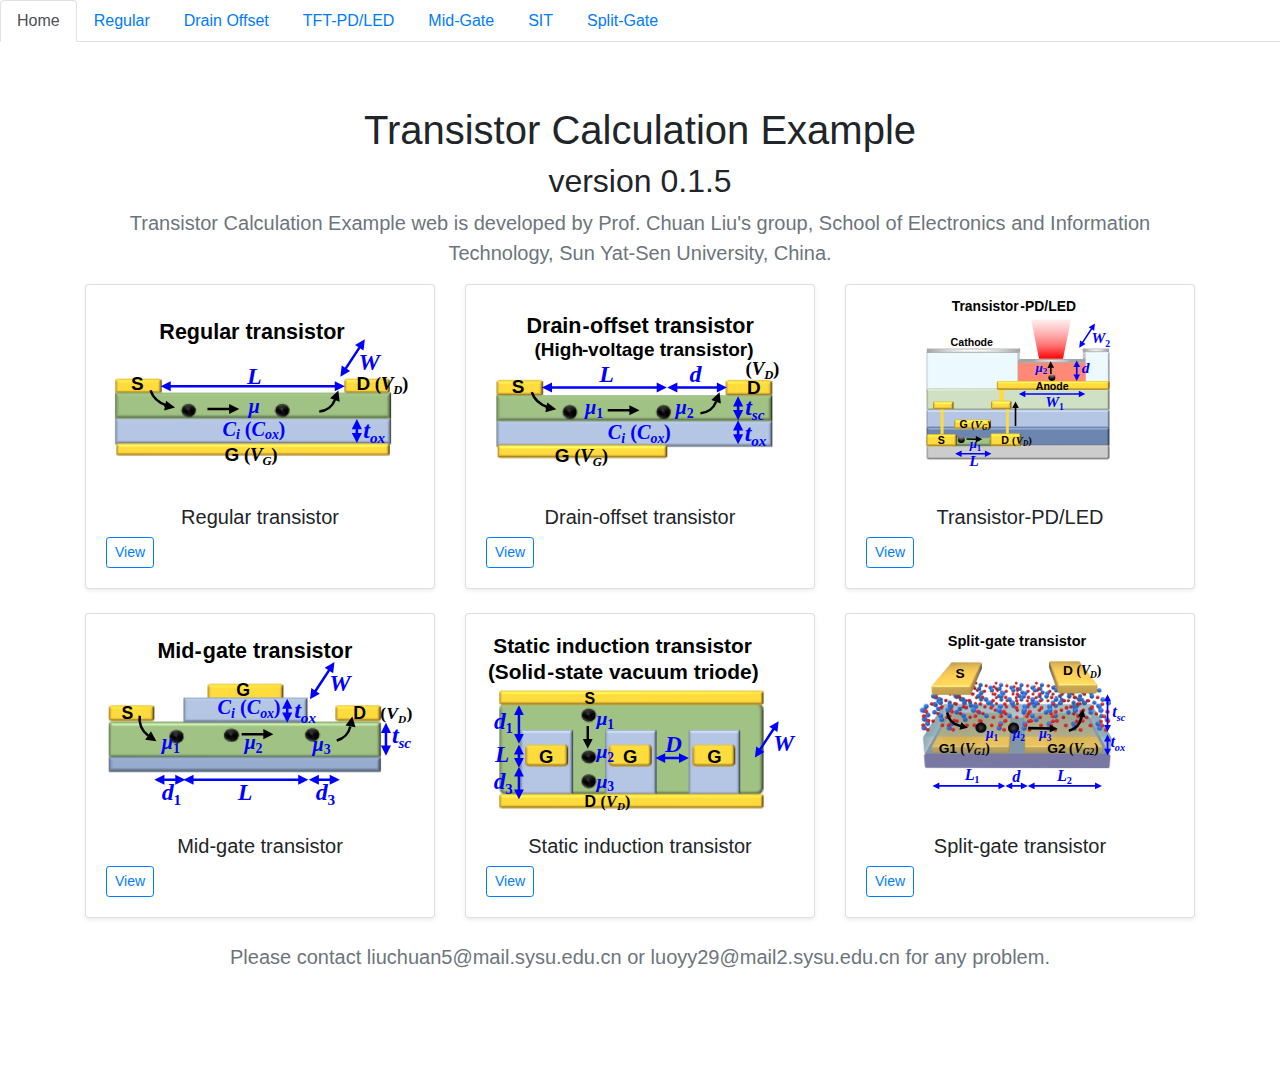
<file: index.html>
<!DOCTYPE html>
<html>

<head>
    <meta charset="utf-8">
    <title>Transistor Calculation Example</title>
    <script src="package/echarts.common.js"></script>
    <link rel="stylesheet" href="package/bootstrap.min.css">
    <link rel="shortcut icon" href="img/1.svg" type="image/x-icon" />

</head>

<body style="height: 100%;width: 100%; margin: 0">
    <ul class="nav nav-tabs" id="myTab" role="tablist">
        <li class="nav-item" role="presentation">
            <a class="nav-link active" id="tab0-tab" data-toggle="tab" href="index.html">Home</a>
        </li>
        <li class="nav-item" role="presentation">
            <a class="nav-link" id="tab1-tab" data-toggle="tab"
                href="Regular_TFT/Regular_TFT_simulator.html">Regular</a>
        </li>
        <li class="nav-item" role="presentation">
            <a class="nav-link" id="tab1-tab" data-toggle="tab"
                href="DrainOffset_TFT/DrainOffSet_TFT_simulator.html">Drain Offset</a>
        </li>
        <li class="nav-item" role="presentation">
            <a class="nav-link" id="tab2-tab" data-toggle="tab" href="TFT_LED/TFT_LED_simulator.html">TFT-PD/LED</a>
        </li>
        <li class="nav-item" role="presentation">
            <a class="nav-link" id="tab3-tab" data-toggle="tab"
                href="MidGate_TFT/MidGate_TFT_simulation.html">Mid-Gate</a>
        </li>
        <li class="nav-item" role="presentation">
            <a class="nav-link" id="tab3-tab" data-toggle="tab"
                href="SIT/SIT_simulation.html">SIT</a>
        </li>
        <li class="nav-item" role="presentation">
            <a class="nav-link" id="tab4-tab" data-toggle="tab" href="SplitGate_TFT/SplitGate_TFT.html">Split-Gate</a>
        </li>
    </ul>
    <section class="jumbotron text-center" style="background-color: white;">
        <div class="container">
            <h1>Transistor Calculation Example </h1>
            <h2>version 0.1.5</h2>
            <p class="text-muted" style="font-size: 20px;font-weight: 360;">Transistor Calculation Example web is developed by Prof.
                Chuan Liu's group, School of Electronics and Information Technology,
                Sun Yat-Sen University, China.
            </p>

            <div class="row">
                <div class="col-md-4">
                    <div class="card mb-4 shadow-sm">
                        <div class="bd-placeholder-img card-img-top" style="height:200px;" >
                            <img src="img/img_regular.svg" style="padding: 5px;	width:100%; height:auto;">
                            </img>
                        </div>
                        <div class="card-body">
                            <h5 class="card-text">Regular transistor</h5>
                            <div class="d-flex justify-content-between align-items-center">
                                <div class="btn-group">
                                    <a role="button" class="btn btn-sm btn-outline-primary" href="Regular_TFT/Regular_TFT_simulator.html">View</a>
                                </div>
                            </div>
                        </div>
                    </div>
                </div>
                <div class="col-md-4">
                    <div class="card mb-4 shadow-sm">
                        <div class="bd-placeholder-img card-img-top" style="height:200px;" >
                            <img src="img/img_drainoffset.svg" style="padding: 5px;	width:100%; height:auto;">
                            </img>
                        </div>
                        <div class="card-body">
                            <h5 class="card-text">Drain-offset transistor</h5>
                            <div class="d-flex justify-content-between align-items-center">
                                <div class="btn-group">
                                    <a role="button" class="btn btn-sm btn-outline-primary" href="DrainOffset_TFT/DrainOffSet_TFT_simulator.html">View</a>
                                </div>
                            </div>
                        </div>
                    </div>
                </div>
                <div class="col-md-4">
                    <div class="card mb-4 shadow-sm">
                        <div class="bd-placeholder-img card-img-top" style="height:200px;" >
                            <img src="img/img_tftled.svg" style="padding: 5px; height: 100%; width: auto;">
                            </img>
                        </div>
                        <div class="card-body">
                            <h5 class="card-text">
                                Transistor-PD/LED
                            </h5>
                            <div class="d-flex justify-content-between align-items-center">
                                <div class="btn-group">
                                    <a role="button" class="btn btn-sm btn-outline-primary" href="TFT_LED/TFT_LED_simulator.html">View</a>
                                </div>
                            </div>
                        </div>
                    </div>
                </div>
                <div class="col-md-4">
                    <div class="card mb-4 shadow-sm">
                        <div class="bd-placeholder-img card-img-top" style="height:200px;" >
                            <img src="img/img_midgate.svg" style="padding: 5px;	width:100%; height:auto;">
                            </img>
                        </div>
                        <div class="card-body">
                            <h5 class="card-text">
                                Mid-gate transistor
                            </h5>
                            <div class="d-flex justify-content-between align-items-center">
                                <div class="btn-group">
                                    <a role="button" class="btn btn-sm btn-outline-primary" href="MidGate_TFT/MidGate_TFT_simulation.html">View</a>
                                </div>
                            </div>
                        </div>
                    </div>
                </div>
                <div class="col-md-4">
                    <div class="card mb-4 shadow-sm">
                        <div class="bd-placeholder-img card-img-top" style="height:200px;" >
                            <img src="img/img_sit.svg" style="padding: 5px;	width:100%; height:auto;">
                            </img>
                        </div>
                        <div class="card-body">
                            <h5 class="card-text">
                                Static induction transistor
                            </h5>
                            <div class="d-flex justify-content-between align-items-center">
                                <div class="btn-group">
                                    <a role="button" class="btn btn-sm btn-outline-primary" href="SIT/SIT_simulation.html">View</a>
                                </div>
                            </div>
                        </div>
                    </div>
                </div>
                <div class="col-md-4">
                    <div class="card mb-4 shadow-sm">
                        <div class="bd-placeholder-img card-img-top" style="height:200px;" >
                            <img src="img/img_splitgate.svg" style="padding: 5px; height: 100%; width: auto;">
                            </img>
                        </div>
                        <div class="card-body">
                            <h5 class="card-text">
                                Split-gate transistor
                            </h5>
                            <div class="d-flex justify-content-between align-items-center">
                                <div class="btn-group">
                                    <a role="button" class="btn btn-sm btn-outline-primary" href="SplitGate_TFT/SplitGate_TFT.html">View</a>
                                </div>
                            </div>
                        </div>
                    </div>
                </div>
            </div>

            <p class="text-muted" style="font-size: 20px;font-weight: 360;">
                Please contact liuchuan5@mail.sysu.edu.cn or luoyy29@mail2.sysu.edu.cn for any problem.
            </p>
            <!-- <p>
                <a href="#" class="btn btn-primary my-2">How to use</a>
                <a href="#" class="btn btn-secondary my-2">About us</a>
            </p> -->
        </div>
    </section>

</body>

</html>
</file>
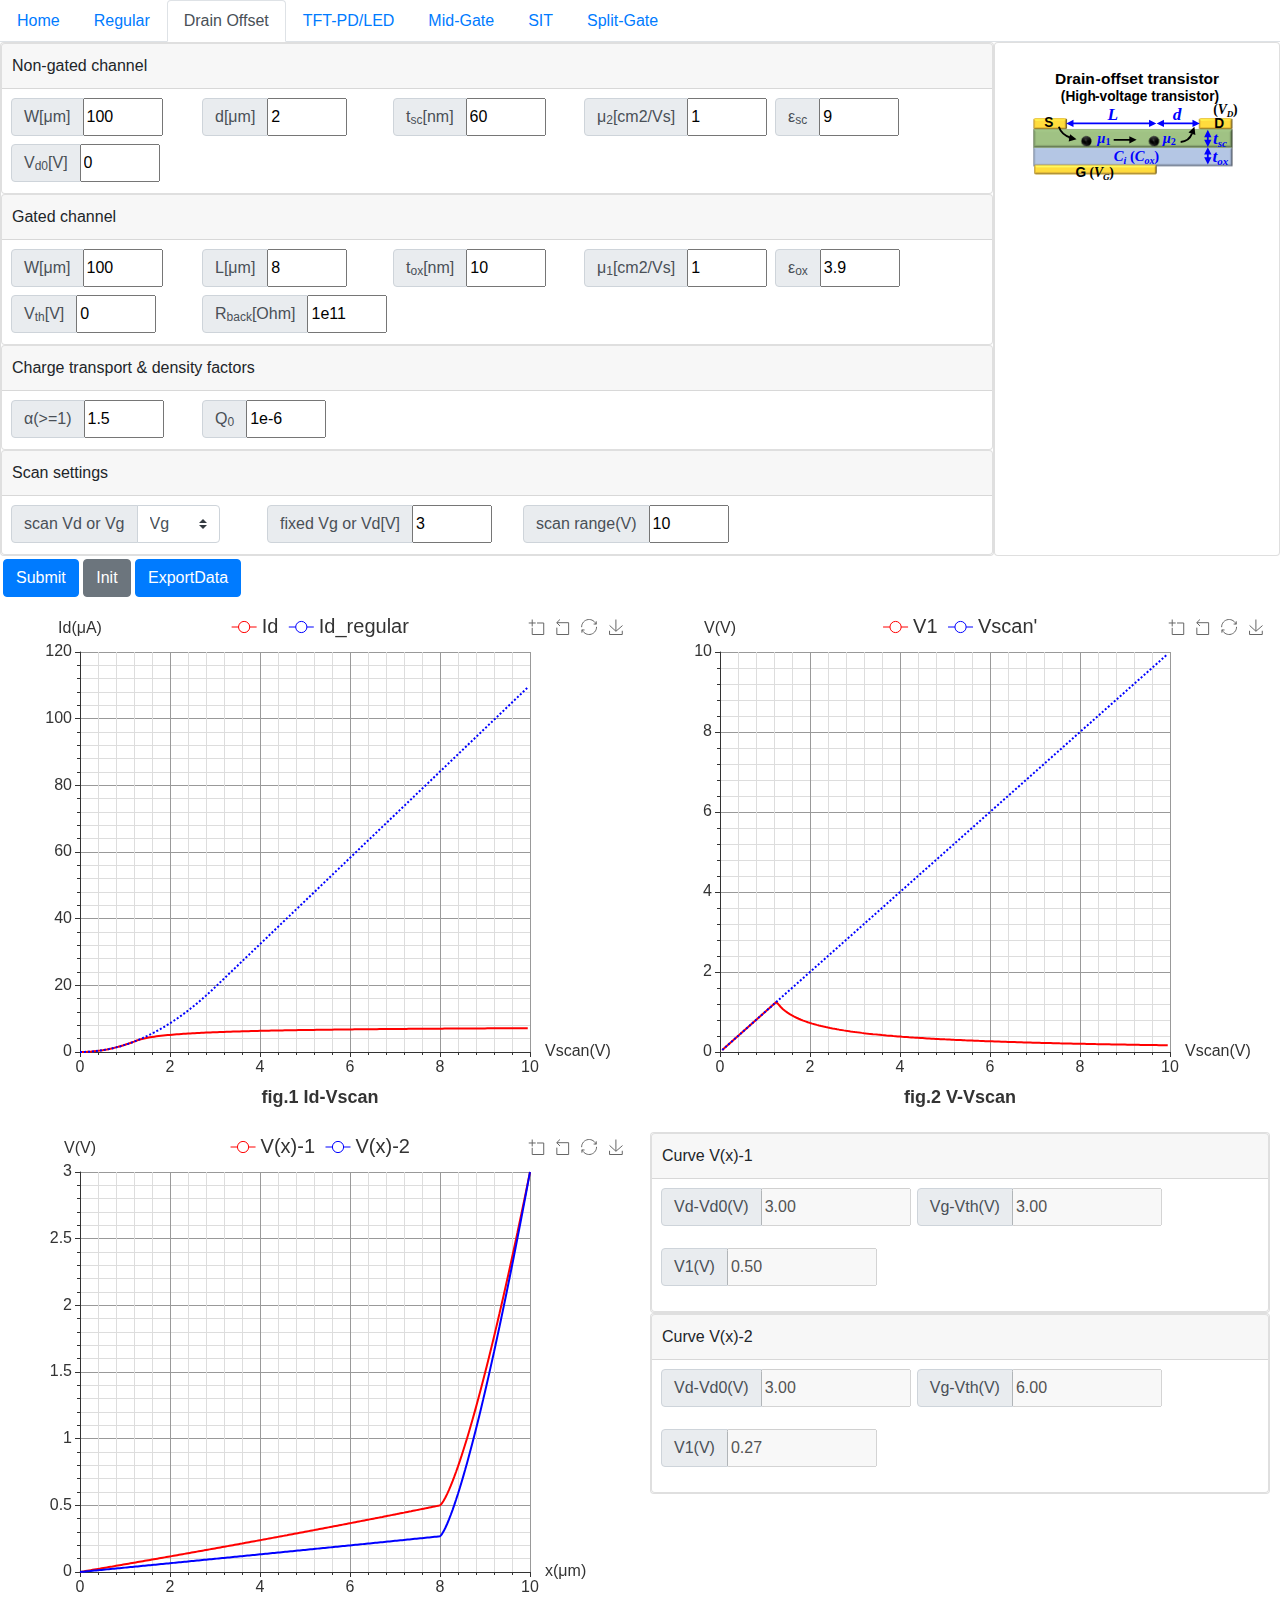
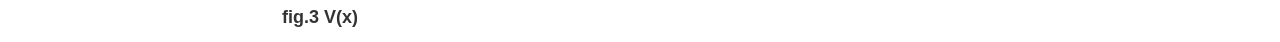
<file: DrainOffset_TFT/DrainOffSet_TFT_simulator.html>
<!DOCTYPE html>
<html>

<head>
    <meta charset="utf-8">
    <title>Drain-Offset Simulator</title>
    <script src="../package/echarts.common.js"></script>
    <link rel="stylesheet" href="../package/bootstrap.min.css">
    <link rel="stylesheet" href="../package/semichart.css">
    <link rel="shortcut icon" href="../img/1.svg" type="image/x-icon" />
</head>



<body style="height: 100%;width: 100%; margin: 0">
    <ul class="nav nav-tabs" id="myTab" role="tablist">
        <li class="nav-item" role="presentation">
            <a class="nav-link" id="tab0-tab" data-toggle="tab" href="../index.html">Home</a>
        </li>
        <li class="nav-item" role="presentation">
            <a class="nav-link" id="tab1-tab" data-toggle="tab"
                href="../Regular_TFT/Regular_TFT_simulator.html">Regular</a>
        </li>
        <li class="nav-item" role="presentation">
            <a class="nav-link active" id="tab1-tab" data-toggle="tab"
                href="../DrainOffset_TFT/DrainOffSet_TFT_simulator.html">Drain Offset</a>
        </li>
        <li class="nav-item" role="presentation">
            <a class="nav-link" id="tab2-tab" data-toggle="tab" href="../TFT_LED/TFT_LED_simulator.html">TFT-PD/LED</a>
        </li>
        <li class="nav-item" role="presentation">
            <a class="nav-link" id="tab3-tab" data-toggle="tab"
                href="../MidGate_TFT/MidGate_TFT_simulation.html">Mid-Gate</a>
        </li>
        <li class="nav-item" role="presentation">
            <a class="nav-link" id="tab3-tab" data-toggle="tab"
                href="../SIT/SIT_simulation.html">SIT</a>
        </li>
        <li class="nav-item" role="presentation">
            <a class="nav-link" id="tab4-tab" data-toggle="tab"
                href="../SplitGate_TFT/SplitGate_TFT.html">Split-Gate</a>
        </li>
    </ul>
    <div style="display: flex; flex-direction: row;">
        <div class="card" style="flex:7;">
            <div class="card" id="tab1" role="tabpanel" aria-labelledby="tab1-tab">
                <div class="card-header">
                    Non-gated channel
                </div>
                <div class="card-body">
                    <div class="semiText">
                        <div class="semiText-secondary">
                            <div class="input-group mb-3">
                                <div class="input-group-prepend">
                                    <span class="input-group-text">W[μm]</span>
                                </div>
                                <input type="number" class="param" id="param_W_nongated">
                            </div>
                        </div>
                        <div class="semiText-secondary">
                            <div class="input-group mb-3">
                                <div class="input-group-prepend">
                                    <span class="input-group-text">d[μm]</span>
                                </div>
                                <input type="number" class="param" id="param_d_nongated">
                            </div>
                        </div>
                        <div class="semiText-secondary">
                            <div class="input-group mb-3">
                                <div class="input-group-prepend">
                                    <span class="input-group-text">t<sub>sc</sub>[nm]</span>
                                </div>
                                <input type="number" class="param" id="param_tsc_nongated">
                            </div>
                        </div>
                        <div class="semiText-secondary">
                            <div class="input-group mb-3">
                                <div class="input-group-prepend">
                                    <span class="input-group-text">μ<sub>2</sub>[cm2/Vs]</span>
                                </div>
                                <input type="number" class="param" id="param_mu_nongated">
                            </div>
                        </div>
                        <div class="semiText-secondary">
                            <div class="input-group mb-3">
                                <div class="input-group-prepend">
                                    <span class="input-group-text">ε<sub>sc</sub></span>
                                </div>
                                <input type="number" class="param" id="param_esc_nongated">
                            </div>
                        </div>
                        <div class="semiText-secondary">
                            <div class="input-group mb-3">
                                <div class="input-group-prepend">
                                    <span class="input-group-text">V<sub>d0</sub>[V]</span>
                                </div>
                                <input type="number" class="param" id="param_Vd0">
                            </div>
                        </div>
                        <!-- <div class="semiText-secondary">
                            <div class="input-group mb-3">
                                <div class="input-group-prepend">
                                    <span class="input-group-text">n<sub>0</sub>[1/cm3]</span>
                                </div>
                                <input type="text" class="param" id="param_n0">
                            </div>
                        </div> -->
                    </div>
                </div>
            </div>
            <div class="card" id="tab2" role="tabpanel" aria-labelledby="tab2-tab">
                <div class="card-header">
                    Gated channel
                </div>
                <div class="card-body">
                    <div class="semiText">
                        <div class="semiText-secondary">
                            <div class="input-group mb-3">
                                <div class="input-group-prepend">
                                    <span class="input-group-text">W[μm]</span>
                                </div>
                                <input type="number" class="param" id="param_W_gated">
                            </div>
                        </div>
                        <div class="semiText-secondary">
                            <div class="input-group mb-3">
                                <div class="input-group-prepend">
                                    <span class="input-group-text">L[μm]</span>
                                </div>
                                <input type="number" class="param" id="param_L_gated">
                            </div>
                        </div>
                        <div class="semiText-secondary">
                            <div class="input-group mb-3">
                                <div class="input-group-prepend">
                                    <span class="input-group-text">t<sub>ox</sub>[nm]</span>
                                </div>
                                <input type="number" class="param" id="param_tox_gated">
                            </div>
                        </div>
                        <div class="semiText-secondary">
                            <div class="input-group mb-3">
                                <div class="input-group-prepend">
                                    <span class="input-group-text">μ<sub>1</sub>[cm2/Vs]</span>
                                </div>
                                <input type="number" class="param" id="param_mu_gated">
                            </div>
                        </div>
                        <div class="semiText-secondary">
                            <div class="input-group mb-3">
                                <div class="input-group-prepend">
                                    <span class="input-group-text">ε<sub>ox</sub></span>
                                </div>
                                <input type="number" class="param" id="param_eox_gated">
                            </div>
                        </div>
                        <div class="semiText-secondary">
                            <div class="input-group mb-3">
                                <div class="input-group-prepend">
                                    <span class="input-group-text">V<sub>th</sub>[V]</span>
                                </div>
                                <input type="number" class="param" id="param_Vth">
                            </div>
                        </div>
                        <div class="semiText-primary">
                            <div class="input-group mb-3">
                                <div class="input-group-prepend">
                                    <span class="input-group-text">R<sub>back</sub>[Ohm]</span>
                                </div>
                                <input type="number" class="param" id="param_Rback">
                            </div>
                        </div>
                    </div>
                </div>
            </div>
            <div class="card">
                <div class="card-header">
                    Charge transport & density factors
                </div>
                <div class="card-body">
                    <div class="semiText">
                        <div class="semiText-secondary">
                            <div class="input-group mb-3">
                                <div class="input-group-prepend">
                                    <span class="input-group-text">α(>=1)</span>
                                </div>
                                <input type="number" class="param" id="param_alpha">
                            </div>
                        </div>
                        <div class="semiText-secondary">
                            <div class="input-group mb-3">
                                <div class="input-group-prepend">
                                    <span class="input-group-text">Q<sub>0</sub></span>
                                </div>
                                <input type="number" class="param" id="param_Q0">
                            </div>
                        </div>
                        <!-- <div class="semiText-primary">
                            <div class="input-group mb-3">
                                <div class="input-group-prepend">
                                    <span class="input-group-text">Q<sub>suggested</sub></span>
                                </div>
                                <input type="number" class="param_calculated" id="param_Q_suggested">
                            </div>
                        </div>
                        <div class="semiText-primary">
                            <div class="input-group mb-3">
                                <div class="input-group-prepend">
                                    <span class="input-group-text">α<sub>suggested</sub></span>
                                </div>
                                <input type="number" class="param_calculated" id="param_alpha_suggested">
                            </div>
                        </div> -->
                    </div>
                </div>
            </div>
            <div class="card">
                <div class="card-header">
                    Scan settings
                </div>
                <div class="card-body">
                    <div class="semiText">
                        <div class="semiText-primary">
                            <div class="input-group mb-3">
                                <div class="input-group-prepend">
                                    <span class="input-group-text">scan Vd or Vg</span>
                                </div>
                                <select class="custom-select" id="param_scanType" style="flex:0.5">
                                    <option selected value="0">Vg</option>
                                    <option value="1">Vd</option>
                                </select>
                            </div>
                        </div>
                        <div class="semiText-primary">
                            <div class="input-group mb-3">
                                <div class="input-group-prepend">
                                    <span class="input-group-text">fixed Vg or Vd[V]</span>
                                </div>
                                <input type="number" class="param" id="param_fixed">
                            </div>
                        </div>
                        <div class="semiText-primary">
                            <div class="input-group mb-3">
                                <div class="input-group-prepend">
                                    <span class="input-group-text">scan range(V)</span>
                                </div>
                                <input type="number" class="param" id="param_scanRange">
                            </div>
                        </div>
                    </div>
                </div>

            </div>
            <!-- <div class="card">
                <div class="card-header">
                    Calculated parameters
                </div>
                <div class="card-body">
                    <div class="semiText">
                        <div class="semiText-primary">
                            <div class="input-group mb-3">
                                <div class="input-group-prepend">
                                    <span class="input-group-text">n<sub>inj</sub>/n<sub>0</sub></span>
                                </div>
                                <input type="number" class="param_calculated" id="param_nnn">
                            </div>
                        </div>
                        <div class="semiText-primary">
                            <div class="input-group mb-3">
                                <div class="input-group-prepend">
                                    <span class="input-group-text">τ<sub>R</sub>/τ<sub>T</sub></span>
                                </div>
                                <input type="number" class="param_calculated" id="param_tauR_tauT">
                            </div>
                        </div>
                        <div class="semiText-primary">
                            <div class="input-group mb-3">
                                <div class="input-group-prepend">
                                    <span class="input-group-text">η</span>
                                </div>
                                <input type="number" class="param_calculated" id="param_eta">
                            </div>
                        </div>
                    </div>
                </div>
            </div> -->
        </div>
        <div class="card" style="flex: 2;">
            <img src="drainoff.svg" class="card-img-top semiImage">
        </div>
    </div>
    <div class="semiText-primary">
        <button type="button" class="btn btn-primary" id="inputData" onclick="inputdata()">Submit</button>
        <button type="button" class="btn btn-secondary" id="init" onclick="initialization();inputdata()">Init</button>
        <button type="button" class="btn btn-primary" id="ExportData" onclick="dataExport(data1);">ExportData</button>
    </div>

    <div class="semiChart" id="mainContainer">
        <div class="semiChart-secondary" id="chart1"></div>
        <div class="semiChart-secondary" id="chart2"></div>
    </div>
    <div class="semiChart">
        <div class="semiChart-secondary" id="chart3"></div>

        <div class="semiChart-secondary">
            <div class="card">
                <div class="card" id="tab1" role="tabpanel" aria-labelledby="tab1-tab">
                    <div class="card-header">
                        Curve V(x)-1
                    </div>
                    <div class="card-body">
                        <div class="semiText">
                            <div class="semiText">
                                <div class="input-group mb-3">
                                    <div class="input-group-prepend">
                                        <span class="input-group-text">Vd-Vd0(V)</span>
                                    </div>
                                    <input type="number" class="param_calculated" id="param_vd1" disabled="True">
                                </div>
                            </div>
                            <div class="semiText">
                                <div class="input-group mb-3">
                                    <div class="input-group-prepend">
                                        <span class="input-group-text">Vg-Vth(V)</span>
                                    </div>
                                    <input type="number" class="param_calculated" id="param_vg1" disabled="True">
                                </div>
                            </div>
                            <div class="semiText">
                                <div class="input-group mb-3">
                                    <div class="input-group-prepend">
                                        <span class="input-group-text">V1(V)</span>
                                    </div>
                                    <input type="number" class="param_calculated" id="param_v11" disabled="True">
                                </div>
                            </div>
                        </div>
                    </div>
                </div>
            </div>
            <div class="card">
                <div class="card" id="tab1" role="tabpanel" aria-labelledby="tab1-tab">
                    <div class="card-header">
                        Curve V(x)-2
                    </div>
                    <div class="card-body">
                        <div class="semiText">
                            <div class="semiText">
                                <div class="input-group mb-3">
                                    <div class="input-group-prepend">
                                        <span class="input-group-text">Vd-Vd0(V)</span>
                                    </div>
                                    <input type="number" class="param_calculated" id="param_vd2" disabled="True">
                                </div>
                            </div>
                            <div class="semiText">
                                <div class="input-group mb-3">
                                    <div class="input-group-prepend">
                                        <span class="input-group-text">Vg-Vth(V)</span>
                                    </div>
                                    <input type="number" class="param_calculated" id="param_vg2" disabled="True">
                                </div>
                            </div>
                            <div class="semiText">
                                <div class="input-group mb-3">
                                    <div class="input-group-prepend">
                                        <span class="input-group-text">V1(V)</span>
                                    </div>
                                    <input type="number" class="param_calculated" id="param_v12" disabled="True">
                                </div>
                            </div>
                        </div>
                    </div>
                </div>
            </div>
            <!-- <div class="card">
                <div class="card" id="tab1" role="tabpanel" aria-labelledby="tab1-tab">
                    <div class="card-header">
                        Curve V-x3
                    </div>
                    <div class="card-body">
                        <div class="semiText">
                            <div class="semiText">
                                <div class="input-group mb-3">
                                    <div class="input-group-prepend">
                                        <span class="input-group-text">Vd-Vd0(V)</span>
                                    </div>
                                    <input type="number" class="param_calculated" id="param_vd3" disabled="True">
                                </div>
                            </div>
                            <div class="semiText">
                                <div class="input-group mb-3">
                                    <div class="input-group-prepend">
                                        <span class="input-group-text">Vg-Vth(V)</span>
                                    </div>
                                    <input type="number" class="param_calculated" id="param_vg3" disabled="True">
                                </div>
                            </div>
                            <div class="semiText">
                                <div class="input-group mb-3">
                                    <div class="input-group-prepend">
                                        <span class="input-group-text">V1(V)</span>
                                    </div>
                                    <input type="number" class="param_calculated" id="param_v13" disabled="True">
                                </div>
                            </div>
                        </div>
                    </div>
                </div>
            </div> -->
        </div>

    </div>

    <script src="../package/xlsx.full.min.js"></script>    
    <script src="vx.js"></script>
    <script src="charts.js"></script>
    <script src="io.js"></script>
    <script src="sheet.js"></script>
    <script>
        initialization();
        inputdata();
    </script>




</body>

</html>
</file>
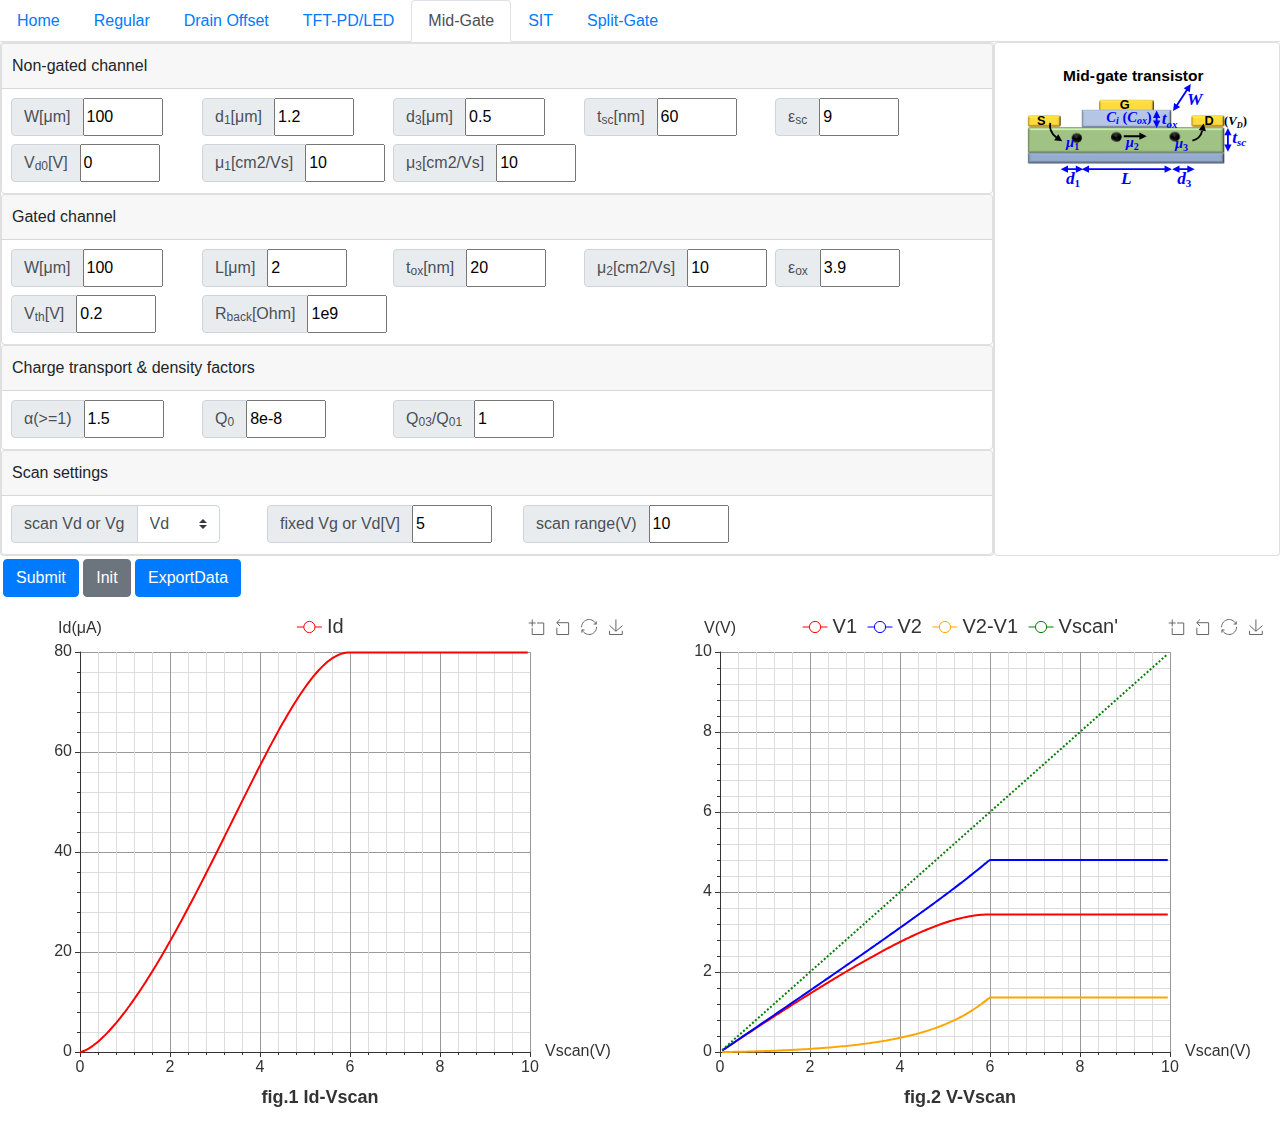
<file: MidGate_TFT/MidGate_TFT_simulation.html>
<!DOCTYPE html>
<html>

<head>
    <meta charset="utf-8">
    <title>Mid-Gate Simulator</title>
    <script src="../package/echarts.common.js"></script>
    <link rel="stylesheet" href="../package/bootstrap.min.css">
    <link rel="stylesheet" href="../package/semichart.css">
    <link rel="shortcut icon" href="../img/1.svg" type="image/x-icon" />
</head>



<body style="height: 100%;width: 100%; margin: 0">
    <ul class="nav nav-tabs" id="myTab" role="tablist">
        <li class="nav-item" role="presentation">
            <a class="nav-link" id="tab0-tab" data-toggle="tab" href="../index.html">Home</a>
        </li>
        <li class="nav-item" role="presentation">
            <a class="nav-link" id="tab1-tab" data-toggle="tab"
                href="../Regular_TFT/Regular_TFT_simulator.html">Regular</a>
        </li>
        <li class="nav-item" role="presentation">
            <a class="nav-link" id="tab1-tab" data-toggle="tab"
                href="../DrainOffset_TFT/DrainOffSet_TFT_simulator.html">Drain Offset</a>
        </li>
        <li class="nav-item" role="presentation">
            <a class="nav-link" id="tab2-tab" data-toggle="tab" href="../TFT_LED/TFT_LED_simulator.html">TFT-PD/LED</a>
        </li>
        <li class="nav-item" role="presentation">
            <a class="nav-link active" id="tab3-tab" data-toggle="tab"
                href="../MidGate_TFT/MidGate_TFT_simulation.html">Mid-Gate</a>
        </li>
        <li class="nav-item" role="presentation">
            <a class="nav-link" id="tab3-tab" data-toggle="tab"
                href="../SIT/SIT_simulation.html">SIT</a>
        </li>
        <li class="nav-item" role="presentation">
            <a class="nav-link" id="tab4-tab" data-toggle="tab"
                href="../SplitGate_TFT/SplitGate_TFT.html">Split-Gate</a>
        </li>
    </ul>
    <div style="display: flex; flex-direction: row;">
        <div class="card" style="flex:7;">
            <div class="card" id="tab1" role="tabpanel" aria-labelledby="tab1-tab">
                <div class="card-header">
                    Non-gated channel
                </div>
                <div class="card-body">
                    <div class="semiText">
                        <div class="semiText-secondary">
                            <div class="input-group mb-3">
                                <div class="input-group-prepend">
                                    <span class="input-group-text">W[μm]</span>
                                </div>
                                <input type="number" class="param" id="param_W_nongated">
                            </div>
                        </div>
                        <div class="semiText-secondary">
                            <div class="input-group mb-3">
                                <div class="input-group-prepend">
                                    <span class="input-group-text">d<sub>1</sub>[μm]</span>
                                </div>
                                <input type="number" class="param" id="param_d_nongated">
                            </div>
                        </div>
                        <div class="semiText-secondary">
                            <div class="input-group mb-3">
                                <div class="input-group-prepend">
                                    <span class="input-group-text">d<sub>3</sub>[μm]</span>
                                </div>
                                <input type="number" class="param" id="param_d_nongated2">
                            </div>
                        </div>
                        <div class="semiText-secondary">
                            <div class="input-group mb-3">
                                <div class="input-group-prepend">
                                    <span class="input-group-text">t<sub>sc</sub>[nm]</span>
                                </div>
                                <input type="number" class="param" id="param_tsc_nongated">
                            </div>
                        </div>
                        <div class="semiText-secondary">
                            <div class="input-group mb-3">
                                <div class="input-group-prepend">
                                    <span class="input-group-text">ε<sub>sc</sub></span>
                                </div>
                                <input type="number" class="param" id="param_esc_nongated">
                            </div>
                        </div>
                        <div class="semiText-secondary">
                            <div class="input-group mb-3">
                                <div class="input-group-prepend">
                                    <span class="input-group-text">V<sub>d0</sub>[V]</span>
                                </div>
                                <input type="number" class="param" id="param_Vd0">
                            </div>
                        </div>
                        <div class="semiText-secondary">
                            <div class="input-group mb-3">
                                <div class="input-group-prepend">
                                    <span class="input-group-text">μ<sub>1</sub>[cm2/Vs]</span>
                                </div>
                                <input type="number" class="param" id="param_mu_nongated">
                            </div>
                        </div>
                        <div class="semiText-secondary">
                            <div class="input-group mb-3">
                                <div class="input-group-prepend">
                                    <span class="input-group-text">μ<sub>3</sub>[cm2/Vs]</span>
                                </div>
                                <input type="number" class="param" id="param_mu_nongated2">
                            </div>
                        </div>
                    </div>
                </div>
            </div>
            <div class="card" id="tab2" role="tabpanel" aria-labelledby="tab2-tab">
                <div class="card-header">
                    Gated channel
                </div>
                <div class="card-body">
                    <div class="semiText">
                        <div class="semiText-secondary">
                            <div class="input-group mb-3">
                                <div class="input-group-prepend">
                                    <span class="input-group-text">W[μm]</span>
                                </div>
                                <input type="number" class="param" id="param_W_gated">
                            </div>
                        </div>
                        <div class="semiText-secondary">
                            <div class="input-group mb-3">
                                <div class="input-group-prepend">
                                    <span class="input-group-text">L[μm]</span>
                                </div>
                                <input type="number" class="param" id="param_L_gated">
                            </div>
                        </div>
                        <div class="semiText-secondary">
                            <div class="input-group mb-3">
                                <div class="input-group-prepend">
                                    <span class="input-group-text">t<sub>ox</sub>[nm]</span>
                                </div>
                                <input type="number" class="param" id="param_tox_gated">
                            </div>
                        </div>
                        <div class="semiText-secondary">
                            <div class="input-group mb-3">
                                <div class="input-group-prepend">
                                    <span class="input-group-text">μ<sub>2</sub>[cm2/Vs]</span>
                                </div>
                                <input type="number" class="param" id="param_mu_gated">
                            </div>
                        </div>
                        <div class="semiText-secondary">
                            <div class="input-group mb-3">
                                <div class="input-group-prepend">
                                    <span class="input-group-text">ε<sub>ox</sub></span>
                                </div>
                                <input type="number" class="param" id="param_eox_gated">
                            </div>
                        </div>
                        <div class="semiText-secondary">
                            <div class="input-group mb-3">
                                <div class="input-group-prepend">
                                    <span class="input-group-text">V<sub>th</sub>[V]</span>
                                </div>
                                <input type="number" class="param" id="param_Vth">
                            </div>
                        </div>
                        <div class="semiText-primary">
                            <div class="input-group mb-3">
                                <div class="input-group-prepend">
                                    <span class="input-group-text">R<sub>back</sub>[Ohm]</span>
                                </div>
                                <input type="number" class="param" id="param_Rback">
                            </div>
                        </div>
                    </div>
                </div>
            </div>
            <div class="card">
                <div class="card-header">
                    Charge transport & density factors
                </div>
                <div class="card-body">
                    <div class="semiText">
                        <div class="semiText-secondary">
                            <div class="input-group mb-3">
                                <div class="input-group-prepend">
                                    <span class="input-group-text">α(>=1)</span>
                                </div>
                                <input type="number" class="param" id="param_alpha">
                            </div>
                        </div>
                        <div class="semiText-secondary">
                            <div class="input-group mb-3">
                                <div class="input-group-prepend">
                                    <span class="input-group-text">Q<sub>0</sub></span>
                                </div>
                                <input type="number" class="param" id="param_Q0">
                            </div>
                        </div>
                        <div class="semiText-secondary">
                            <div class="input-group mb-3">
                                <div class="input-group-prepend">
                                    <span class="input-group-text">Q<sub>03</sub>/Q<sub>01</sub></span>
                                </div>
                                <input type="number" class="param" id="param_Q0_rate">
                            </div>
                        </div>
                        <!-- <div class="semiText-primary">
                            <div class="input-group mb-3">
                                <div class="input-group-prepend">
                                    <span class="input-group-text">Q<sub>suggested</sub></span>
                                </div>
                                <input type="number" class="param_calculated" id="param_Q_suggested">
                            </div>
                        </div> -->
                    </div>
                </div>
            </div>
            <div class="card">
                <div class="card-header">
                    Scan settings
                </div>
                <div class="card-body">
                    <div class="semiText">
                        <div class="semiText-primary">
                            <div class="input-group mb-3">
                                <div class="input-group-prepend">
                                    <span class="input-group-text">scan Vd or Vg</span>
                                </div>
                                <select class="custom-select" id="param_scanType" style="flex:0.5">
                                    <option selected value="0">Vg</option>
                                    <option value="1">Vd</option>
                                </select>
                            </div>
                        </div>
                        <div class="semiText-primary">
                            <div class="input-group mb-3">
                                <div class="input-group-prepend">
                                    <span class="input-group-text">fixed Vg or Vd[V]</span>
                                </div>
                                <input type="number" class="param" id="param_fixed">
                            </div>
                        </div>
                        <div class="semiText-primary">
                            <div class="input-group mb-3">
                                <div class="input-group-prepend">
                                    <span class="input-group-text">scan range(V)</span>
                                </div>
                                <input type="number" class="param" id="param_scanRange">
                            </div>
                        </div>
                    </div>
                </div>

            </div>
        </div>
        <div class="card" style="flex: 2;">
            <div style="flex-direction: column;">
                <img src="midgate.svg" class="card-img-top semiImage">
                <!-- <img src="sit.svg" class="card-img-top semiImage"> -->
            </div>
        </div>
    </div>
    <div class="semiText-primary">
        <button type="button" class="btn btn-primary" id="inputData" onclick="inputdata()">Submit</button>
        <button type="button" class="btn btn-secondary" id="init" onclick="initialization();inputdata()">Init</button>
        <button type="button" class="btn btn-primary" id="ExportData" onclick="dataExport(data1);">ExportData</button>
    </div>

    <div class="semiChart" id="mainContainer">
        <div class="semiChart-secondary" id="chart1"></div>
        <div class="semiChart-secondary" id="chart2"></div>
    </div>


    </div>

    <script src="../package/xlsx.full.min.js"></script>
    <script src="io.js"></script>
    <script src="sheet.js"></script>
    <script>
        initialization();
        inputdata();
    </script>




</body>

</html>
</file>
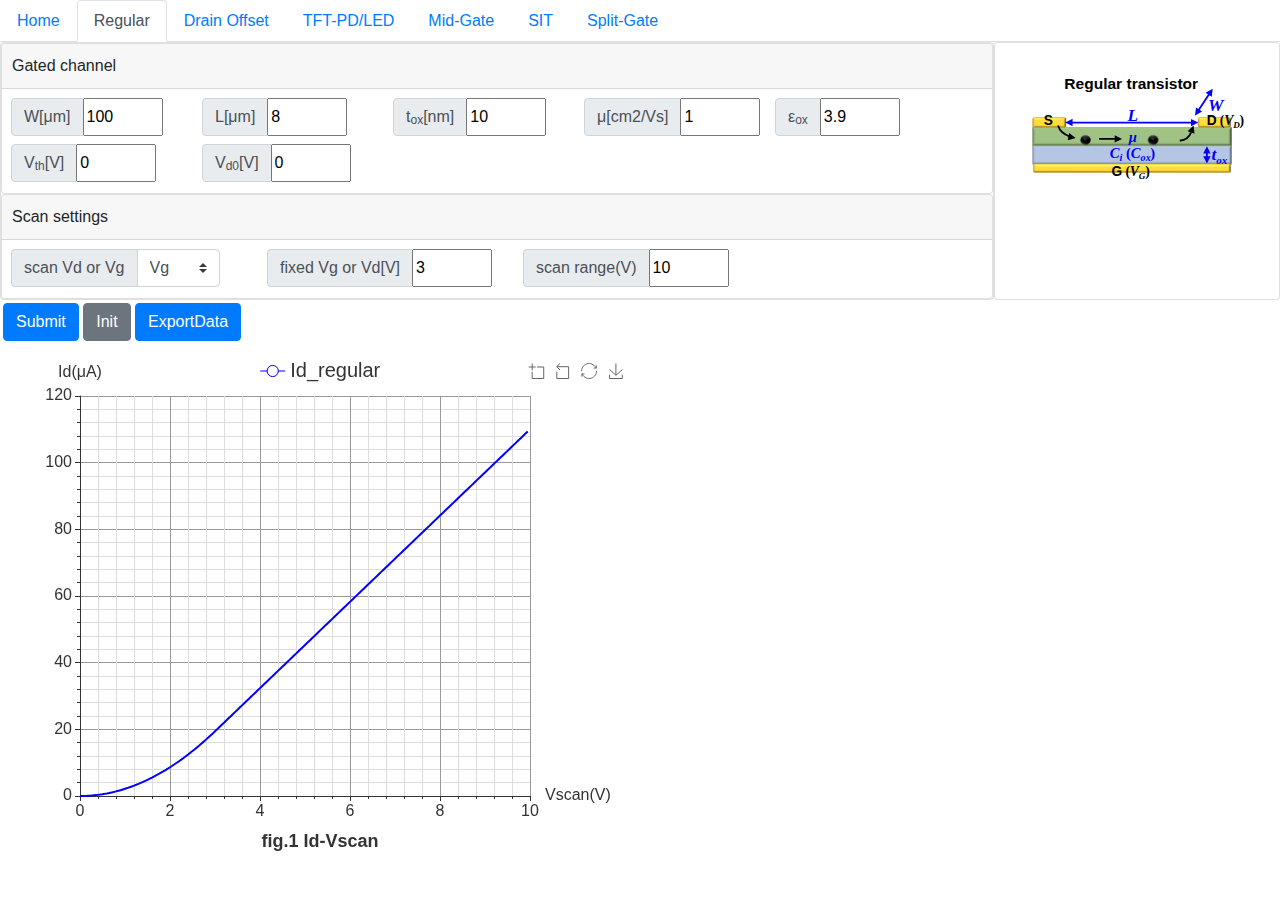
<file: Regular_TFT/Regular_TFT_simulator.html>
<!DOCTYPE html>
<html>

<head>
    <meta charset="utf-8">
    <title>Regular TFT Simulator</title>
    <script src="../package/echarts.common.js"></script>
    <link rel="stylesheet" href="../package/bootstrap.min.css">
    <link rel="stylesheet" href="../package/semichart.css">
    <link rel="shortcut icon" href="../img/1.svg" type="image/x-icon" />
</head>




<body style="height: 100%;width: 100%; margin: 0">
    <ul class="nav nav-tabs" id="myTab" role="tablist">
        <li class="nav-item" role="presentation">
            <a class="nav-link" id="tab0-tab" data-toggle="tab" href="../index.html">Home</a>
        </li>
        <li class="nav-item" role="presentation">
            <a class="nav-link active" id="tab1-tab" data-toggle="tab"
                href="../Regular_TFT/Regular_TFT_simulator.html">Regular</a>
        </li>
        <li class="nav-item" role="presentation">
            <a class="nav-link" id="tab1-tab" data-toggle="tab" href="../DrainOffset_TFT/DrainOffSet_TFT_simulator.html">Drain Offset</a>
        </li>
        <li class="nav-item" role="presentation">
            <a class="nav-link" id="tab2-tab" data-toggle="tab" href="../TFT_LED/TFT_LED_simulator.html">TFT-PD/LED</a>
        </li>
        <li class="nav-item" role="presentation">
            <a class="nav-link" id="tab3-tab" data-toggle="tab" href="../MidGate_TFT/MidGate_TFT_simulation.html">Mid-Gate</a>
        </li>
        <li class="nav-item" role="presentation">
            <a class="nav-link" id="tab3-tab" data-toggle="tab"
                href="../SIT/SIT_simulation.html">SIT</a>
        </li>
        <li class="nav-item" role="presentation">
            <a class="nav-link" id="tab4-tab" data-toggle="tab" href="../SplitGate_TFT/SplitGate_TFT.html">Split-Gate</a>
        </li>
    </ul>
    <div style="display: flex; flex-direction: row;">
        <div class="card" style="flex:7;">
            <div class="card" id="tab2" role="tabpanel" aria-labelledby="tab2-tab">
                <div class="card-header">
                    Gated channel
                </div>
                <div class="card-body">
                    <div class="semiText">
                        <div class="semiText-secondary">
                            <div class="input-group mb-3">
                                <div class="input-group-prepend">
                                    <span class="input-group-text">W[μm]</span>
                                </div>
                                <input type="number" class="param" id="param_W_gated">
                            </div>
                        </div>
                        <div class="semiText-secondary">
                            <div class="input-group mb-3">
                                <div class="input-group-prepend">
                                    <span class="input-group-text">L[μm]</span>
                                </div>
                                <input type="number" class="param" id="param_L_gated">
                            </div>
                        </div>
                        <div class="semiText-secondary">
                            <div class="input-group mb-3">
                                <div class="input-group-prepend">
                                    <span class="input-group-text">t<sub>ox</sub>[nm]</span>
                                </div>
                                <input type="number" class="param" id="param_tox_gated">
                            </div>
                        </div>
                        <div class="semiText-secondary">
                            <div class="input-group mb-3">
                                <div class="input-group-prepend">
                                    <span class="input-group-text">μ[cm2/Vs]</span>
                                </div>
                                <input type="number" class="param" id="param_mu_gated">
                            </div>
                        </div>
                        <div class="semiText-secondary">
                            <div class="input-group mb-3">
                                <div class="input-group-prepend">
                                    <span class="input-group-text">ε<sub>ox</sub></span>
                                </div>
                                <input type="number" class="param" id="param_eox_gated">
                            </div>
                        </div>
                        <div class="semiText-secondary">
                            <div class="input-group mb-3">
                                <div class="input-group-prepend">
                                    <span class="input-group-text">V<sub>th</sub>[V]</span>
                                </div>
                                <input type="number" class="param" id="param_Vth">
                            </div>
                        </div>
                        <div class="semiText-secondary">
                            <div class="input-group mb-3">
                                <div class="input-group-prepend">
                                    <span class="input-group-text">V<sub>d0</sub>[V]</span>
                                </div>
                                <input type="number" class="param" id="param_Vd0">
                            </div>
                        </div>
                    </div>
                </div>
            </div>
            <div class="card">
                <div class="card-header">
                    Scan settings
                </div>
                <div class="card-body">
                    <div class="semiText">
                        <div class="semiText-primary">
                            <div class="input-group mb-3">
                                <div class="input-group-prepend">
                                    <span class="input-group-text">scan Vd or Vg</span>
                                </div>
                                <select class="custom-select" id="param_scanType" style="flex:0.5">
                                    <option selected value="0">Vg</option>
                                    <option value="1">Vd</option>
                                </select>
                            </div>
                        </div>
                        <div class="semiText-primary">
                            <div class="input-group mb-3">
                                <div class="input-group-prepend">
                                    <span class="input-group-text">fixed Vg or Vd[V]</span>
                                </div>
                                <input type="number" class="param" id="param_fixed">
                            </div>
                        </div>
                        <div class="semiText-primary">
                            <div class="input-group mb-3">
                                <div class="input-group-prepend">
                                    <span class="input-group-text">scan range(V)</span>
                                </div>
                                <input type="number" class="param" id="param_scanRange">
                            </div>
                        </div>
                    </div>

                </div>
            </div>
        </div>
        <div class="card" style="flex: 2;">
            <img src="reg.svg" class="card-img-top semiImage">
        </div>
    </div>
    <div class="semiText-primary">
        <button type="button" class="btn btn-primary" id="inputData" onclick="inputdata()">Submit</button>
        <button type="button" class="btn btn-secondary" id="init" onclick="initialization();inputdata()">Init</button>
        <button type="button" class="btn btn-primary" id="ExportData" onclick="dataExport(data1);">ExportData</button>
    </div>

    <div class="semiChart" id="mainContainer">
        <div class="semiChart-secondary" id="chart1"></div>
        <div class="semiChart-secondary" id="chart2"></div>
    </div>


    </div>

    <script src="../package/xlsx.full.min.js"></script>
    <script src="io.js"></script>
    <script src="sheet.js"></script>
    <script>
        initialization();
        inputdata();
    </script>




</body>

</html>
</file>
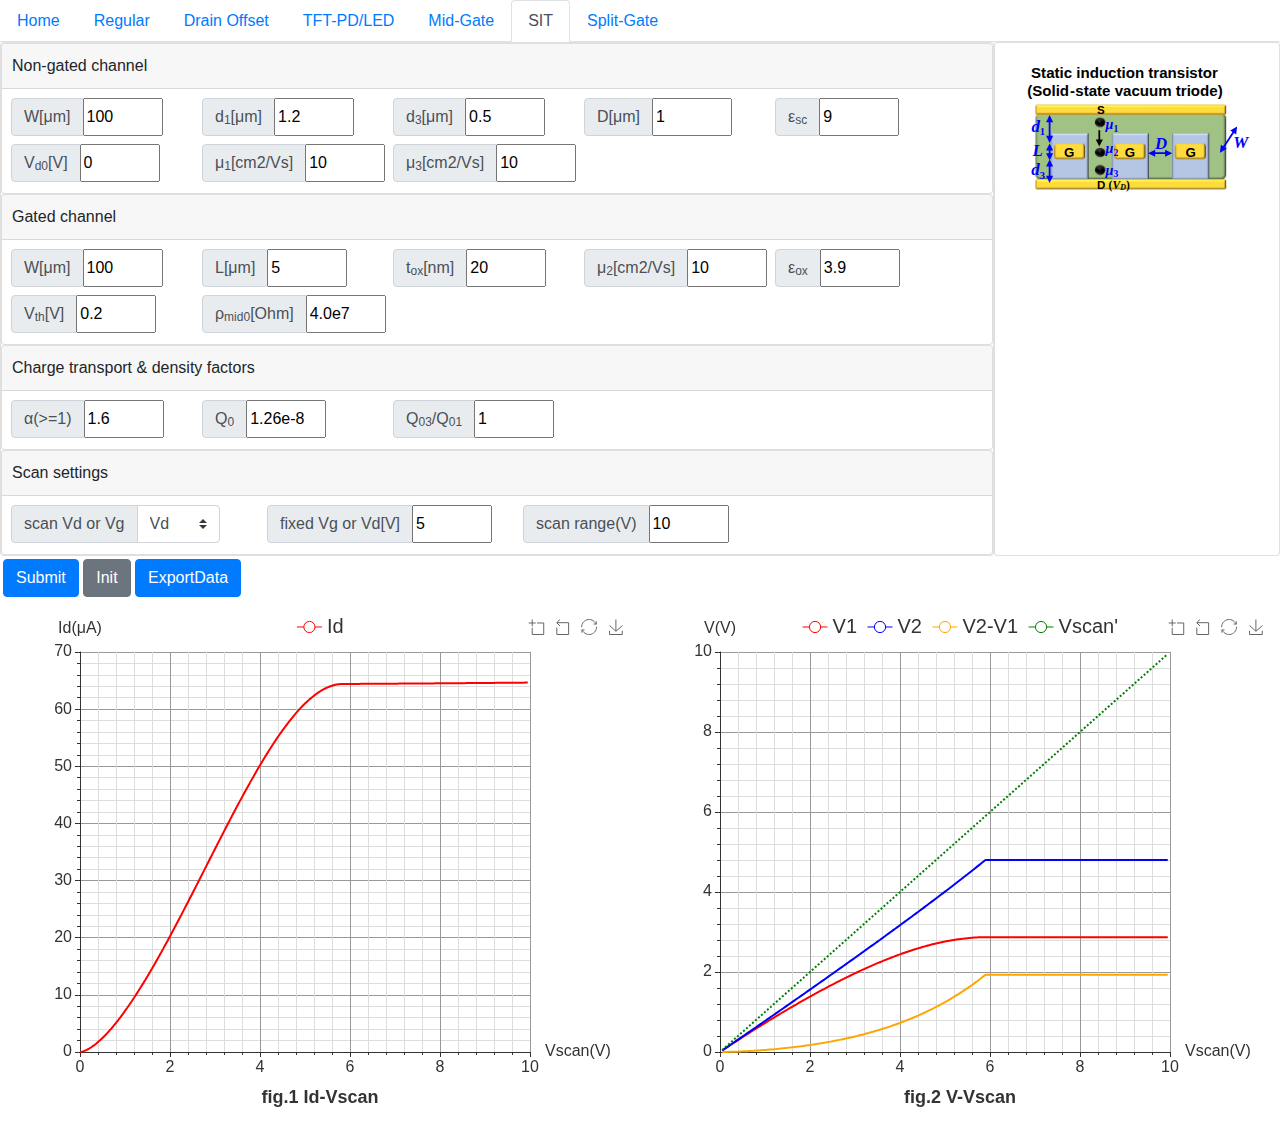
<file: SIT/SIT_simulation.html>
<!DOCTYPE html>
<html>

<head>
    <meta charset="utf-8">
    <title>Mid-Gate Simulator</title>
    <script src="../package/echarts.common.js"></script>
    <link rel="stylesheet" href="../package/bootstrap.min.css">
    <link rel="stylesheet" href="../package/semichart.css">
    <link rel="shortcut icon" href="../img/1.svg" type="image/x-icon" />
</head>



<body style="height: 100%;width: 100%; margin: 0">
    <ul class="nav nav-tabs" id="myTab" role="tablist">
        <li class="nav-item" role="presentation">
            <a class="nav-link" id="tab0-tab" data-toggle="tab" href="../index.html">Home</a>
        </li>
        <li class="nav-item" role="presentation">
            <a class="nav-link" id="tab1-tab" data-toggle="tab"
                href="../Regular_TFT/Regular_TFT_simulator.html">Regular</a>
        </li>
        <li class="nav-item" role="presentation">
            <a class="nav-link" id="tab1-tab" data-toggle="tab"
                href="../DrainOffset_TFT/DrainOffSet_TFT_simulator.html">Drain Offset</a>
        </li>
        <li class="nav-item" role="presentation">
            <a class="nav-link" id="tab2-tab" data-toggle="tab" href="../TFT_LED/TFT_LED_simulator.html">TFT-PD/LED</a>
        </li>
        <li class="nav-item" role="presentation">
            <a class="nav-link" id="tab3-tab" data-toggle="tab"
                href="../MidGate_TFT/MidGate_TFT_simulation.html">Mid-Gate</a>
        </li>
        <li class="nav-item" role="presentation">
            <a class="nav-link active" id="tab3-tab" data-toggle="tab"
                href="../SIT/SIT_simulation.html">SIT</a>
        </li>
        <li class="nav-item" role="presentation">
            <a class="nav-link" id="tab4-tab" data-toggle="tab"
                href="../SplitGate_TFT/SplitGate_TFT.html">Split-Gate</a>
        </li>
    </ul>
    <div style="display: flex; flex-direction: row;">
        <div class="card" style="flex:7;">
            <div class="card" id="tab1" role="tabpanel" aria-labelledby="tab1-tab">
                <div class="card-header">
                    Non-gated channel
                </div>
                <div class="card-body">
                    <div class="semiText">
                        <div class="semiText-secondary">
                            <div class="input-group mb-3">
                                <div class="input-group-prepend">
                                    <span class="input-group-text">W[μm]</span>
                                </div>
                                <input type="number" class="param" id="param_W_nongated">
                            </div>
                        </div>
                        <div class="semiText-secondary">
                            <div class="input-group mb-3">
                                <div class="input-group-prepend">
                                    <span class="input-group-text">d<sub>1</sub>[μm]</span>
                                </div>
                                <input type="number" class="param" id="param_d_nongated">
                            </div>
                        </div>
                        <div class="semiText-secondary">
                            <div class="input-group mb-3">
                                <div class="input-group-prepend">
                                    <span class="input-group-text">d<sub>3</sub>[μm]</span>
                                </div>
                                <input type="number" class="param" id="param_d_nongated2">
                            </div>
                        </div>
                        <div class="semiText-secondary">
                            <div class="input-group mb-3">
                                <div class="input-group-prepend">
                                    <span class="input-group-text">D[μm]</span>
                                </div>
                                <input type="number" class="param" id="param_D">
                            </div>
                        </div>
                        <!-- <div class="semiText-secondary">
                            <div class="input-group mb-3">
                                <div class="input-group-prepend">
                                    <span class="input-group-text">t<sub>acc</sub>[nm]</span>
                                </div>
                                <input type="number" class="param" id="param_tsc_nongated">
                            </div>
                        </div> -->
                        <div class="semiText-secondary">
                            <div class="input-group mb-3">
                                <div class="input-group-prepend">
                                    <span class="input-group-text">ε<sub>sc</sub></span>
                                </div>
                                <input type="number" class="param" id="param_esc_nongated">
                            </div>
                        </div>
                        <div class="semiText-secondary">
                            <div class="input-group mb-3">
                                <div class="input-group-prepend">
                                    <span class="input-group-text">V<sub>d0</sub>[V]</span>
                                </div>
                                <input type="number" class="param" id="param_Vd0">
                            </div>
                        </div>
                        <div class="semiText-secondary">
                            <div class="input-group mb-3">
                                <div class="input-group-prepend">
                                    <span class="input-group-text">μ<sub>1</sub>[cm2/Vs]</span>
                                </div>
                                <input type="number" class="param" id="param_mu_nongated">
                            </div>
                        </div>
                        <div class="semiText-secondary">
                            <div class="input-group mb-3">
                                <div class="input-group-prepend">
                                    <span class="input-group-text">μ<sub>3</sub>[cm2/Vs]</span>
                                </div>
                                <input type="number" class="param" id="param_mu_nongated2">
                            </div>
                        </div>
                    </div>
                </div>
            </div>
            <div class="card" id="tab2" role="tabpanel" aria-labelledby="tab2-tab">
                <div class="card-header">
                    Gated channel
                </div>
                <div class="card-body">
                    <div class="semiText">
                        <div class="semiText-secondary">
                            <div class="input-group mb-3">
                                <div class="input-group-prepend">
                                    <span class="input-group-text">W[μm]</span>
                                </div>
                                <input type="number" class="param" id="param_W_gated">
                            </div>
                        </div>
                        <div class="semiText-secondary">
                            <div class="input-group mb-3">
                                <div class="input-group-prepend">
                                    <span class="input-group-text">L[μm]</span>
                                </div>
                                <input type="number" class="param" id="param_L_gated">
                            </div>
                        </div>
                        <div class="semiText-secondary">
                            <div class="input-group mb-3">
                                <div class="input-group-prepend">
                                    <span class="input-group-text">t<sub>ox</sub>[nm]</span>
                                </div>
                                <input type="number" class="param" id="param_tox_gated">
                            </div>
                        </div>
                        <div class="semiText-secondary">
                            <div class="input-group mb-3">
                                <div class="input-group-prepend">
                                    <span class="input-group-text">μ<sub>2</sub>[cm2/Vs]</span>
                                </div>
                                <input type="number" class="param" id="param_mu_gated">
                            </div>
                        </div>
                        <div class="semiText-secondary">
                            <div class="input-group mb-3">
                                <div class="input-group-prepend">
                                    <span class="input-group-text">ε<sub>ox</sub></span>
                                </div>
                                <input type="number" class="param" id="param_eox_gated">
                            </div>
                        </div>
                        <div class="semiText-secondary">
                            <div class="input-group mb-3">
                                <div class="input-group-prepend">
                                    <span class="input-group-text">V<sub>th</sub>[V]</span>
                                </div>
                                <input type="number" class="param" id="param_Vth">
                            </div>
                        </div>
                        <div class="semiText-primary">
                            <div class="input-group mb-3">
                                <div class="input-group-prepend">
                                    <span class="input-group-text">ρ<sub>mid0</sub>[Ohm]</span>
                                </div>
                                <input type="number" class="param" id="param_Rmid0">
                            </div>
                        </div>
                    </div>
                </div>
            </div>
            <div class="card">
                <div class="card-header">
                    Charge transport & density factors
                </div>
                <div class="card-body">
                    <div class="semiText">
                        <div class="semiText-secondary">
                            <div class="input-group mb-3">
                                <div class="input-group-prepend">
                                    <span class="input-group-text">α(>=1)</span>
                                </div>
                                <input type="number" class="param" id="param_alpha">
                            </div>
                        </div>
                        <div class="semiText-secondary">
                            <div class="input-group mb-3">
                                <div class="input-group-prepend">
                                    <span class="input-group-text">Q<sub>0</sub></span>
                                </div>
                                <input type="number" class="param" id="param_Q0">
                            </div>
                        </div>
                        <div class="semiText-secondary">
                            <div class="input-group mb-3">
                                <div class="input-group-prepend">
                                    <span class="input-group-text">Q<sub>03</sub>/Q<sub>01</sub></span>
                                </div>
                                <input type="number" class="param" id="param_Q0_rate">
                            </div>
                        </div>
                        <!-- <div class="semiText-primary">
                            <div class="input-group mb-3">
                                <div class="input-group-prepend">
                                    <span class="input-group-text">Q<sub>suggested</sub></span>
                                </div>
                                <input type="number" class="param_calculated" id="param_Q_suggested">
                            </div>
                        </div> -->
                    </div>
                </div>
            </div>
            <div class="card">
                <div class="card-header">
                    Scan settings
                </div>
                <div class="card-body">
                    <div class="semiText">
                        <div class="semiText-primary">
                            <div class="input-group mb-3">
                                <div class="input-group-prepend">
                                    <span class="input-group-text">scan Vd or Vg</span>
                                </div>
                                <select class="custom-select" id="param_scanType" style="flex:0.5">
                                    <option selected value="0">Vg</option>
                                    <option value="1">Vd</option>
                                </select>
                            </div>
                        </div>
                        <div class="semiText-primary">
                            <div class="input-group mb-3">
                                <div class="input-group-prepend">
                                    <span class="input-group-text">fixed Vg or Vd[V]</span>
                                </div>
                                <input type="number" class="param" id="param_fixed">
                            </div>
                        </div>
                        <div class="semiText-primary">
                            <div class="input-group mb-3">
                                <div class="input-group-prepend">
                                    <span class="input-group-text">scan range(V)</span>
                                </div>
                                <input type="number" class="param" id="param_scanRange">
                            </div>
                        </div>
                    </div>
                </div>

            </div>
        </div>
        <div class="card" style="flex: 2;">
            <div style="flex-direction: column;">
                <!-- <img src="midgate.svg" class="card-img-top semiImage"> -->
                <img src="sit.svg" class="card-img-top semiImage">
            </div>
        </div>
    </div>
    <div class="semiText-primary">
        <button type="button" class="btn btn-primary" id="inputData" onclick="inputdata()">Submit</button>
        <button type="button" class="btn btn-secondary" id="init" onclick="initialization();inputdata()">Init</button>
        <button type="button" class="btn btn-primary" id="ExportData" onclick="dataExport(data1);">ExportData</button>
    </div>

    <div class="semiChart" id="mainContainer">
        <div class="semiChart-secondary" id="chart1"></div>
        <div class="semiChart-secondary" id="chart2"></div>
    </div>


    </div>

    <script src="../package/xlsx.full.min.js"></script>
    <script src="io.js"></script>
    <script src="sheet.js"></script>
    <script>
        initialization();
        inputdata();
    </script>




</body>

</html>
</file>
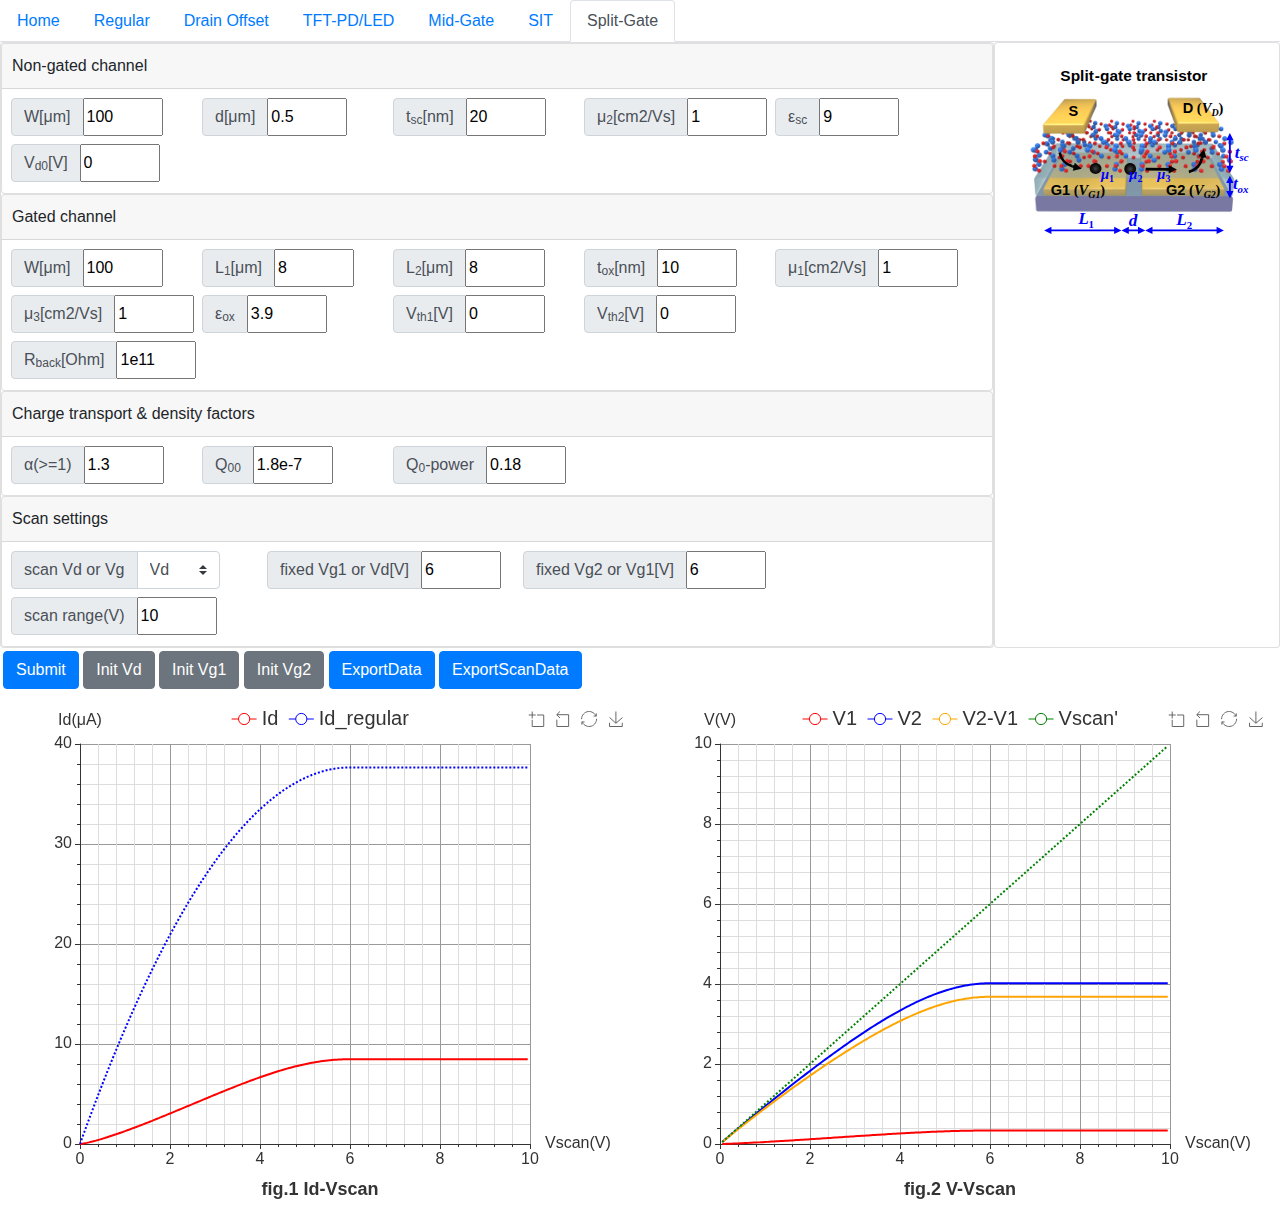
<file: SplitGate_TFT/SplitGate_TFT.html>
<!DOCTYPE html>
<html>

<head>
    <meta charset="utf-8">
    <title>Split-Gate TFT Simulator</title>
    <script src="../package/echarts.common.js"></script>
    <link rel="stylesheet" href="../package/bootstrap.min.css">
    <link rel="stylesheet" href="../package/semichart.css">
    <link rel="shortcut icon" href="../img/1.svg" type="image/x-icon" />
</head>



<body style="height: 100%;width: 100%; margin: 0">
    <ul class="nav nav-tabs" id="myTab" role="tablist">
        <li class="nav-item" role="presentation">
            <a class="nav-link" id="tab0-tab" data-toggle="tab" href="../index.html">Home</a>
        </li>
        <li class="nav-item" role="presentation">
            <a class="nav-link" id="tab1-tab" data-toggle="tab"
                href="../Regular_TFT/Regular_TFT_simulator.html">Regular</a>
        </li>
        <li class="nav-item" role="presentation">
            <a class="nav-link" id="tab1-tab" data-toggle="tab"
                href="../DrainOffset_TFT/DrainOffSet_TFT_simulator.html">Drain Offset</a>
        </li>
        <li class="nav-item" role="presentation">
            <a class="nav-link" id="tab2-tab" data-toggle="tab" href="../TFT_LED/TFT_LED_simulator.html">TFT-PD/LED</a>
        </li>
        <li class="nav-item" role="presentation">
            <a class="nav-link" id="tab3-tab" data-toggle="tab"
                href="../MidGate_TFT/MidGate_TFT_simulation.html">Mid-Gate</a>
        </li>
        <li class="nav-item" role="presentation">
            <a class="nav-link" id="tab3-tab" data-toggle="tab" href="../SIT/SIT_simulation.html">SIT</a>
        </li>
        <li class="nav-item" role="presentation">
            <a class="nav-link active" id="tab4-tab" data-toggle="tab"
                href="../SplitGate_TFT/SplitGate_TFT.html">Split-Gate</a>
        </li>
    </ul>
    <div style="display: flex; flex-direction: row;">
        <div class="card" style="flex:7;">
            <div class="card" id="tab1" role="tabpanel" aria-labelledby="tab1-tab">
                <div class="card-header">
                    Non-gated channel
                </div>
                <div class="card-body">
                    <div class="semiText">
                        <div class="semiText-secondary">
                            <div class="input-group mb-3">
                                <div class="input-group-prepend">
                                    <span class="input-group-text">W[μm]</span>
                                </div>
                                <input type="number" class="param" id="param_W_nongated">
                            </div>
                        </div>
                        <div class="semiText-secondary">
                            <div class="input-group mb-3">
                                <div class="input-group-prepend">
                                    <span class="input-group-text">d[μm]</span>
                                </div>
                                <input type="number" class="param" id="param_d_nongated">
                            </div>
                        </div>
                        <div class="semiText-secondary">
                            <div class="input-group mb-3">
                                <div class="input-group-prepend">
                                    <span class="input-group-text">t<sub>sc</sub>[nm]</span>
                                </div>
                                <input type="number" class="param" id="param_tsc_nongated">
                            </div>
                        </div>
                        <div class="semiText-secondary">
                            <div class="input-group mb-3">
                                <div class="input-group-prepend">
                                    <span class="input-group-text">μ<sub>2</sub>[cm2/Vs]</span>
                                </div>
                                <input type="number" class="param" id="param_mu_nongated">
                            </div>
                        </div>
                        <div class="semiText-secondary">
                            <div class="input-group mb-3">
                                <div class="input-group-prepend">
                                    <span class="input-group-text">ε<sub>sc</sub></span>
                                </div>
                                <input type="number" class="param" id="param_esc_nongated">
                            </div>
                        </div>
                        <div class="semiText-secondary">
                            <div class="input-group mb-3">
                                <div class="input-group-prepend">
                                    <span class="input-group-text">V<sub>d0</sub>[V]</span>
                                </div>
                                <input type="number" class="param" id="param_Vd0">
                            </div>
                        </div>
                        <!-- <div class="semiText-secondary">
                            <div class="input-group mb-3">
                                <div class="input-group-prepend">
                                    <span class="input-group-text">n<sub>0</sub>[1/cm3]</span>
                                </div>
                                <input type="text" class="param" id="param_n0">
                            </div>
                        </div> -->
                    </div>
                </div>
            </div>
            <div class="card" id="tab2" role="tabpanel" aria-labelledby="tab2-tab">
                <div class="card-header">
                    Gated channel
                </div>
                <div class="card-body">
                    <div class="semiText">
                        <div class="semiText-secondary">
                            <div class="input-group mb-3">
                                <div class="input-group-prepend">
                                    <span class="input-group-text">W[μm]</span>
                                </div>
                                <input type="number" class="param" id="param_W_gated">
                            </div>
                        </div>
                        <div class="semiText-secondary">
                            <div class="input-group mb-3">
                                <div class="input-group-prepend">
                                    <span class="input-group-text">L<sub>1</sub>[μm]</span>
                                </div>
                                <input type="number" class="param" id="param_L1_gated">
                            </div>
                        </div>
                        <div class="semiText-secondary">
                            <div class="input-group mb-3">
                                <div class="input-group-prepend">
                                    <span class="input-group-text">L<sub>2</sub>[μm]</span>
                                </div>
                                <input type="number" class="param" id="param_L2_gated">
                            </div>
                        </div>
                        <div class="semiText-secondary">
                            <div class="input-group mb-3">
                                <div class="input-group-prepend">
                                    <span class="input-group-text">t<sub>ox</sub>[nm]</span>
                                </div>
                                <input type="number" class="param" id="param_tox_gated">
                            </div>
                        </div>
                        <div class="semiText-secondary">
                            <div class="input-group mb-3">
                                <div class="input-group-prepend">
                                    <span class="input-group-text">μ<sub>1</sub>[cm2/Vs]</span>
                                </div>
                                <input type="number" class="param" id="param_mu_gated">
                            </div>
                        </div>
                        <div class="semiText-secondary">
                            <div class="input-group mb-3">
                                <div class="input-group-prepend">
                                    <span class="input-group-text">μ<sub>3</sub>[cm2/Vs]</span>
                                </div>
                                <input type="number" class="param" id="param_mu_gated2">
                            </div>
                        </div>
                        <div class="semiText-secondary">
                            <div class="input-group mb-3">
                                <div class="input-group-prepend">
                                    <span class="input-group-text">ε<sub>ox</sub></span>
                                </div>
                                <input type="number" class="param" id="param_eox_gated">
                            </div>
                        </div>
                        <div class="semiText-secondary">
                            <div class="input-group mb-3">
                                <div class="input-group-prepend">
                                    <span class="input-group-text">V<sub>th1</sub>[V]</span>
                                </div>
                                <input type="number" class="param" id="param_Vth1">
                            </div>
                        </div>
                        <div class="semiText-secondary">
                            <div class="input-group mb-3">
                                <div class="input-group-prepend">
                                    <span class="input-group-text">V<sub>th2</sub>[V]</span>
                                </div>
                                <input type="number" class="param" id="param_Vth2">
                            </div>
                        </div>
                        <div class="semiText-primary">
                            <div class="input-group mb-3">
                                <div class="input-group-prepend">
                                    <span class="input-group-text">R<sub>back</sub>[Ohm]</span>
                                </div>
                                <input type="number" class="param" id="param_Rback">
                            </div>
                        </div>
                    </div>
                </div>
            </div>
            <div class="card">
                <div class="card-header">
                    Charge transport & density factors
                </div>
                <div class="card-body">
                    <div class="semiText">
                        <div class="semiText-secondary">
                            <div class="input-group mb-3">
                                <div class="input-group-prepend">
                                    <span class="input-group-text">α(>=1)</span>
                                </div>
                                <input type="number" class="param" id="param_alpha">
                            </div>
                        </div>
                        <div class="semiText-secondary">
                            <div class="input-group mb-3">
                                <div class="input-group-prepend">
                                    <span class="input-group-text">Q<sub>00</sub></span>
                                </div>
                                <input type="number" class="param" id="param_Q0">
                            </div>
                        </div>
                        <div class="semiText-secondary">
                            <div class="input-group mb-3">
                                <div class="input-group-prepend">
                                    <span class="input-group-text">Q<sub>0</sub>-power</span>
                                </div>
                                <input type="number" class="param" id="param_Q0_power">
                            </div>
                        </div>
                    </div>
                </div>
            </div>
            <div class="card">
                <div class="card-header">
                    Scan settings
                </div>
                <div class="card-body">
                    <div class="semiText">
                        <div class="semiText-primary">
                            <div class="input-group mb-3">
                                <div class="input-group-prepend">
                                    <span class="input-group-text">scan Vd or Vg</span>
                                </div>
                                <select class="custom-select" id="param_scanType" style="flex:0.5">
                                    <option selected value="0">Vd</option>
                                    <option value="1">Vg1</option>
                                    <option value="2">Vg2</option>
                                </select>
                            </div>
                        </div>
                        <div class="semiText-primary">
                            <div class="input-group mb-3">
                                <div class="input-group-prepend">
                                    <span class="input-group-text" class="d-inline-block" tabindex="0"
                                        data-toggle="tooltip"
                                        title="if Vd scanned, here Vg1 fixed; if Vg1/Vg2 scanned, here Vd fixed.">
                                        fixed Vg1 or Vd[V]</span>
                                </div>
                                <input type="number" class="param" id="param_fixed1">
                            </div>
                        </div>
                        <div class="semiText-primary">
                            <div class="input-group mb-3">
                                <div class="input-group-prepend">
                                    <span class="input-group-text" class="d-inline-block" tabindex="0"
                                        data-toggle="tooltip"
                                        title="if Vg1 scanned, here Vg2 fixed; if Vg2 scanned, here Vg1 fixed.">
                                        fixed Vg2 or Vg1[V]</span>
                                </div>
                                <input type="number" class="param" id="param_fixed2">
                            </div>
                        </div>
                        <div class="semiText-primary">
                            <div class="input-group mb-3">
                                <div class="input-group-prepend">
                                    <span class="input-group-text">scan range(V)</span>
                                </div>
                                <input type="number" class="param" id="param_scanRange">
                            </div>
                        </div>
                    </div>
                </div>
            </div>
        </div>
        <div class="card" style="flex: 2;">
            <img src="split.svg" class="card-img-top semiImage">
        </div>
    </div>
    <div class="semiText-primary" style="width: auto;">
        <button type="button" class="btn btn-primary" id="inputData" onclick="inputdata()">Submit</button>
        <button type="button" class="btn btn-secondary" id="initVd" onclick="initialization();initVd();inputdata()">Init
            Vd</button>
        <button type="button" class="btn btn-secondary" id="initVg1"
            onclick="initialization();initVg1();inputdata()">Init Vg1</button>
        <button type="button" class="btn btn-secondary" id="initVg2"
            onclick="initialization();initVg2();inputdata()">Init Vg2</button>
        <button type="button" class="btn btn-primary" id="ExportData" onclick="dataExport(data1);">ExportData</button>
        <button type="button" class="btn btn-primary" id="ExportData2" onclick="inputdata();scanloop(data1.Voltage_fixed_1, data1.Voltage_scanRange, data1.Voltage_scanType);">ExportScanData</button>
    </div>

    <div class="semiChart" id="mainContainer">
        <div class="semiChart-secondary" id="chart1"></div>
        <div class="semiChart-secondary" id="chart2"></div>
    </div>


    </div>

    <script src="../package/xlsx.full.min.js"></script>
    <script src="io.js"></script>
    <script src="sheet.js"></script>
    <script src="scan.js"></script>
    <script>
        initialization();
        inputdata();
    </script>




</body>

</html>
</file>
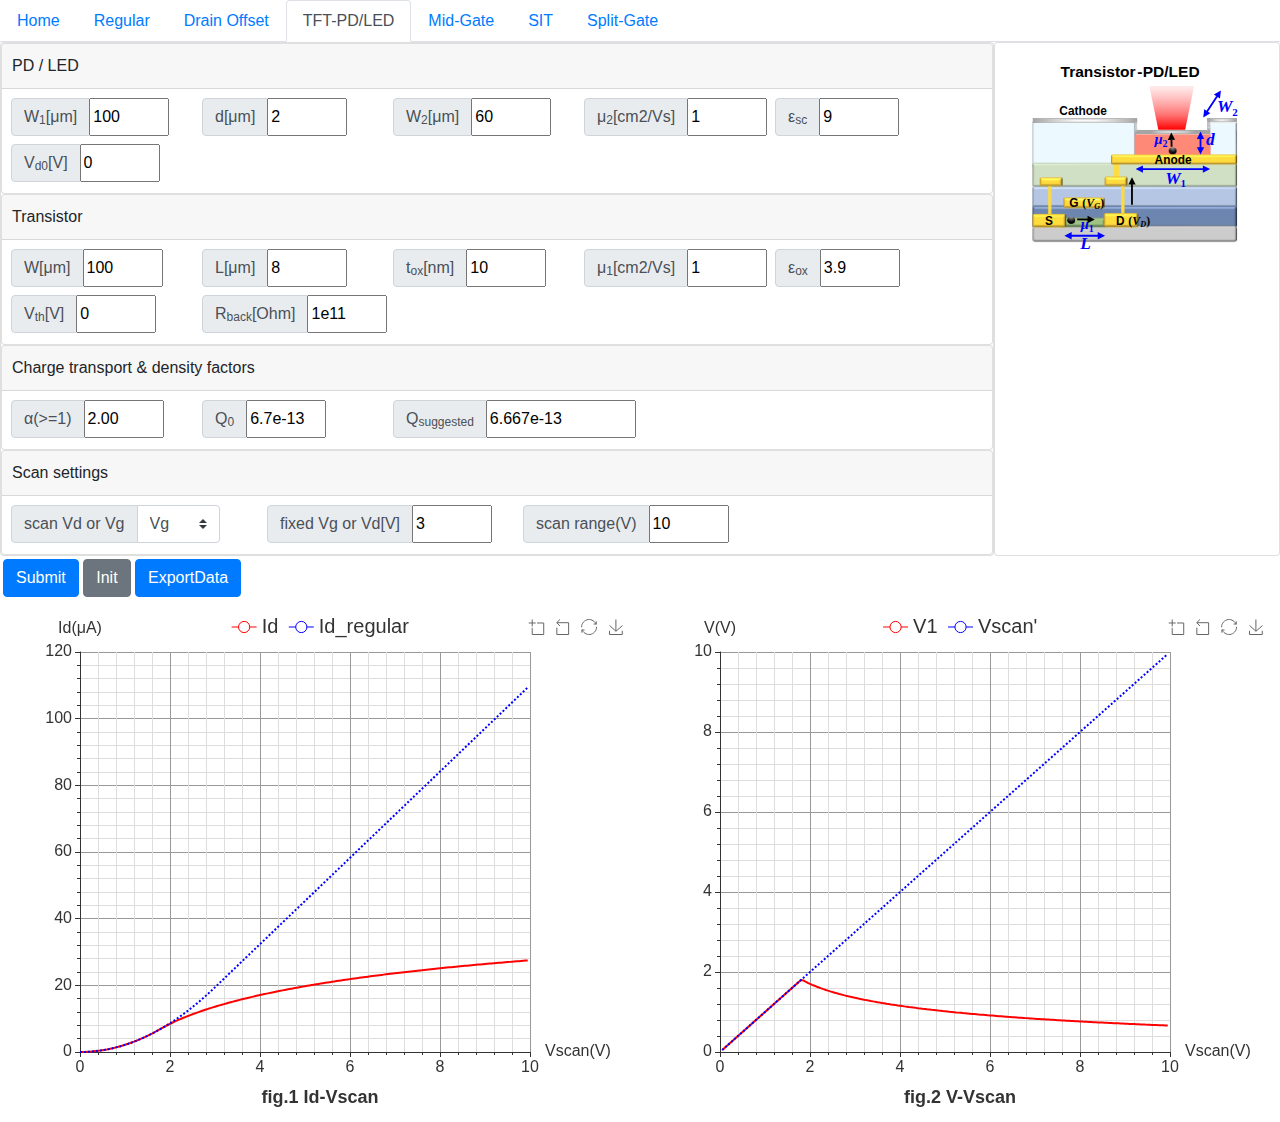
<file: TFT_LED/TFT_LED_simulator.html>
<!DOCTYPE html>
<html>

<head>
    <meta charset="utf-8">
    <title>Transistor-PD/LED Simulator</title>
    <script src="../package/echarts.common.js"></script>
    <link rel="stylesheet" href="../package/bootstrap.min.css">
    <link rel="stylesheet" href="../package/semichart.css">
    <link rel="shortcut icon" href="../img/1.svg" type="image/x-icon" />
</head>



<body style="height: 100%;width: 100%; margin: 0">
    <ul class="nav nav-tabs" id="myTab" role="tablist">
        <li class="nav-item" role="presentation">
            <a class="nav-link" id="tab0-tab" data-toggle="tab" href="../index.html">Home</a>
        </li>
        <li class="nav-item" role="presentation">
            <a class="nav-link" id="tab1-tab" data-toggle="tab"
                href="../Regular_TFT/Regular_TFT_simulator.html">Regular</a>
        </li>
        <li class="nav-item" role="presentation">
            <a class="nav-link" id="tab1-tab" data-toggle="tab"
                href="../DrainOffset_TFT/DrainOffSet_TFT_simulator.html">Drain Offset</a>
        </li>
        <li class="nav-item" role="presentation">
            <a class="nav-link active" id="tab2-tab" data-toggle="tab"
                href="../TFT_LED/TFT_LED_simulator.html">TFT-PD/LED</a>
        </li>
        <li class="nav-item" role="presentation">
            <a class="nav-link" id="tab3-tab" data-toggle="tab"
                href="../MidGate_TFT/MidGate_TFT_simulation.html">Mid-Gate</a>
        </li>
        <li class="nav-item" role="presentation">
            <a class="nav-link" id="tab3-tab" data-toggle="tab"
                href="../SIT/SIT_simulation.html">SIT</a>
        </li>
        <li class="nav-item" role="presentation">
            <a class="nav-link" id="tab4-tab" data-toggle="tab"
                href="../SplitGate_TFT/SplitGate_TFT.html">Split-Gate</a>
        </li>
    </ul>
    <div style="display: flex; flex-direction: row;">
        <div class="card" style="flex:7;">
            <div class="card" id="tab1" role="tabpanel" aria-labelledby="tab1-tab">
                <div class="card-header">
                    PD / LED
                </div>
                <div class="card-body">
                    <div class="semiText">
                        <div class="semiText-secondary">
                            <div class="input-group mb-3">
                                <div class="input-group-prepend">
                                    <span class="input-group-text">W<sub>1</sub>[μm]</span>
                                </div>
                                <input type="number" class="param" id="param_W1_nongated">
                            </div>
                        </div>
                        <div class="semiText-secondary">
                            <div class="input-group mb-3">
                                <div class="input-group-prepend">
                                    <span class="input-group-text">d[μm]</span>
                                </div>
                                <input type="number" class="param" id="param_d_nongated">
                            </div>
                        </div>
                        <div class="semiText-secondary">
                            <div class="input-group mb-3">
                                <div class="input-group-prepend">
                                    <span class="input-group-text">W<sub>2</sub>[μm]</span>
                                </div>
                                <input type="number" class="param" id="param_W2_nongated">
                            </div>
                        </div>
                        <div class="semiText-secondary">
                            <div class="input-group mb-3">
                                <div class="input-group-prepend">
                                    <span class="input-group-text">μ<sub>2</sub>[cm2/Vs]</span>
                                </div>
                                <input type="number" class="param" id="param_mu_nongated">
                            </div>
                        </div>
                        <div class="semiText-secondary">
                            <div class="input-group mb-3">
                                <div class="input-group-prepend">
                                    <span class="input-group-text">ε<sub>sc</sub></span>
                                </div>
                                <input type="number" class="param" id="param_esc_nongated">
                            </div>
                        </div>
                        <div class="semiText-secondary">
                            <div class="input-group mb-3">
                                <div class="input-group-prepend">
                                    <span class="input-group-text">V<sub>d0</sub>[V]</span>
                                </div>
                                <input type="number" class="param" id="param_Vd0">
                            </div>
                        </div>
                        <!-- <div class="semiText-secondary">
                            <div class="input-group mb-3">
                                <div class="input-group-prepend">
                                    <span class="input-group-text">n<sub>0</sub>[1/cm3]</span>
                                </div>
                                <input type="text" class="param" id="param_n0">
                            </div>
                        </div> -->
                    </div>
                </div>
            </div>
            <div class="card" id="tab2" role="tabpanel" aria-labelledby="tab2-tab">
                <div class="card-header">
                    Transistor
                </div>
                <div class="card-body">
                    <div class="semiText">
                        <div class="semiText-secondary">
                            <div class="input-group mb-3">
                                <div class="input-group-prepend">
                                    <span class="input-group-text">W[μm]</span>
                                </div>
                                <input type="number" class="param" id="param_W_gated">
                            </div>
                        </div>
                        <div class="semiText-secondary">
                            <div class="input-group mb-3">
                                <div class="input-group-prepend">
                                    <span class="input-group-text">L[μm]</span>
                                </div>
                                <input type="number" class="param" id="param_L_gated">
                            </div>
                        </div>
                        <div class="semiText-secondary">
                            <div class="input-group mb-3">
                                <div class="input-group-prepend">
                                    <span class="input-group-text">t<sub>ox</sub>[nm]</span>
                                </div>
                                <input type="number" class="param" id="param_tox_gated">
                            </div>
                        </div>
                        <div class="semiText-secondary">
                            <div class="input-group mb-3">
                                <div class="input-group-prepend">
                                    <span class="input-group-text">μ<sub>1</sub>[cm2/Vs]</span>
                                </div>
                                <input type="number" class="param" id="param_mu_gated">
                            </div>
                        </div>
                        <div class="semiText-secondary">
                            <div class="input-group mb-3">
                                <div class="input-group-prepend">
                                    <span class="input-group-text">ε<sub>ox</sub></span>
                                </div>
                                <input type="number" class="param" id="param_eox_gated">
                            </div>
                        </div>
                        <div class="semiText-secondary">
                            <div class="input-group mb-3">
                                <div class="input-group-prepend">
                                    <span class="input-group-text">V<sub>th</sub>[V]</span>
                                </div>
                                <input type="number" class="param" id="param_Vth">
                            </div>
                        </div>
                        <div class="semiText-primary">
                            <div class="input-group mb-3">
                                <div class="input-group-prepend">
                                    <span class="input-group-text">R<sub>back</sub>[Ohm]</span>
                                </div>
                                <input type="number" class="param" id="param_Rback">
                            </div>
                        </div>
                    </div>
                </div>
            </div>
            <div class="card">
                <div class="card-header">
                    Charge transport & density factors
                </div>
                <div class="card-body">
                    <div class="semiText">
                        <div class="semiText-secondary">
                            <div class="input-group mb-3">
                                <div class="input-group-prepend">
                                    <span class="input-group-text">α(>=1)</span>
                                </div>
                                <input type="number" class="param" id="param_alpha">
                            </div>
                        </div>
                        <div class="semiText-secondary">
                            <div class="input-group mb-3">
                                <div class="input-group-prepend">
                                    <span class="input-group-text">Q<sub>0</sub></span>
                                </div>
                                <input type="number" class="param" id="param_Q0">
                            </div>
                        </div>
                        <div class="semiText-primary">
                            <div class="input-group mb-3">
                                <div class="input-group-prepend">
                                    <span class="input-group-text">Q<sub>suggested</sub></span>
                                </div>
                                <input type="number" class="param_calculated" id="param_Q_suggested">
                            </div>
                        </div>
                    </div>
                </div>
            </div>
            <div class="card">
                <div class="card-header">
                    Scan settings
                </div>
                <div class="card-body">
                    <div class="semiText">
                        <div class="semiText-primary">
                            <div class="input-group mb-3">
                                <div class="input-group-prepend">
                                    <span class="input-group-text">scan Vd or Vg</span>
                                </div>
                                <select class="custom-select" id="param_scanType" style="flex:0.5">
                                    <option selected value="0">Vg</option>
                                    <option value="1">Vd</option>
                                </select>
                            </div>
                        </div>
                        <div class="semiText-primary">
                            <div class="input-group mb-3">
                                <div class="input-group-prepend">
                                    <span class="input-group-text">fixed Vg or Vd[V]</span>
                                </div>
                                <input type="number" class="param" id="param_fixed">
                            </div>
                        </div>
                        <div class="semiText-primary">
                            <div class="input-group mb-3">
                                <div class="input-group-prepend">
                                    <span class="input-group-text">scan range(V)</span>
                                </div>
                                <input type="number" class="param" id="param_scanRange">
                            </div>
                        </div>
                    </div>
                </div>

            </div>

        </div>
        <div class="card" style="flex: 2;">
            <img src="tftled.svg" class="card-img-top semiImage">
        </div>
    </div>
    <div class="semiText-primary">
        <button type="button" class="btn btn-primary" id="inputData" onclick="inputdata()">Submit</button>
        <button type="button" class="btn btn-secondary" id="init" onclick="initialization();inputdata()">Init</button>
        <button type="button" class="btn btn-primary" id="ExportData" onclick="dataExport(data1);">ExportData</button>
    </div>

    <div class="semiChart" id="mainContainer">
        <div class="semiChart-secondary" id="chart1"></div>
        <div class="semiChart-secondary" id="chart2"></div>
    </div>

    </div>

    <script src="../package/xlsx.full.min.js"></script>
    <script src="io.js"></script>
    <script src="sheet.js"></script>
    <script>
        initialization();
        inputdata();
    </script>




</body>

</html>
</file>
<file: package/semichart.css>
.semiText{
    width: '100%';
    padding: 0px 0;
    border: 0px;
    margin: 3px;
    margin-right: 3px;
    display: flex;
    flex-direction: row;
    flex-wrap: wrap;
}

.semiText-primary{
    width:250px;
    height: 40px;
    margin: 3px;
    margin-right: 3px;
}

.semiText-secondary{
    width:185px;
    height: 40px;
    margin: 3px;
    margin-right: 3px;
}
.param{
    width:80px;
}
.param_calculated{
    width:150px;
}

.card-img-top{
    padding: 4px;
}

.card-body{
    padding:3px;
}

.card-header{
    padding:10px;
}


.semiChart{
    width: '100%';
    height: '100%';
    display: flex;
    align-items: flex-start
}

.semiChart-primary{
    padding: 0px 0;
    border: 0px;
    margin: 10px;
    width: 500px;
    height: 700px;
    display: flex;
    flex-direction: column;
}

.semiChart-primary-column{
    padding: 0px 0;
    border: 0px;
    margin: 10px;
    width: 500px;
    display: flex;
    flex-direction: column;
    flex:1;
}


.semiChart-secondary{
    padding: 0px 0;
    border: 0px;
    margin: 10px;
    width: 800px;
    height: 500px;
    display: flex;
    flex-direction: column;
}

.semiImage{
    padding: 10px 20px;
    vertical-align: middle;
    width: 100%;
}



a:hover {
    background-color:silver;
}
</file>
